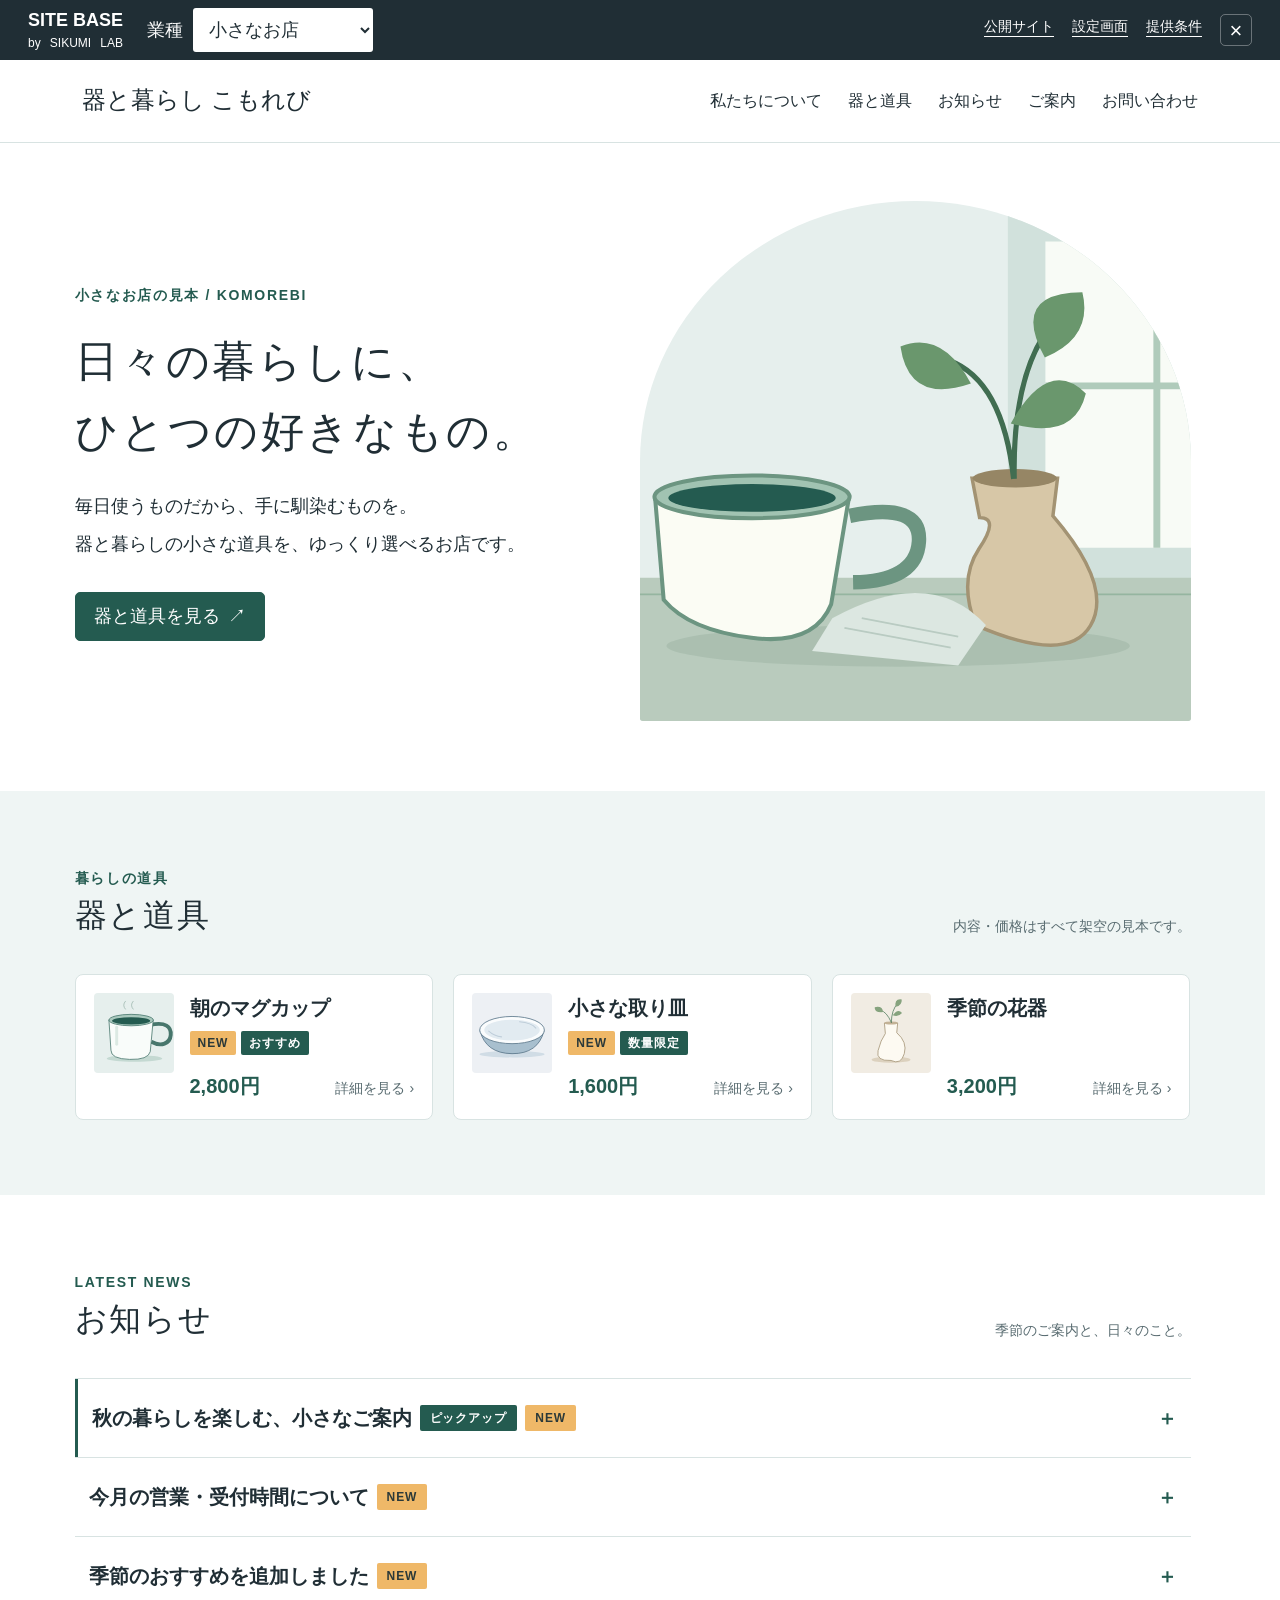
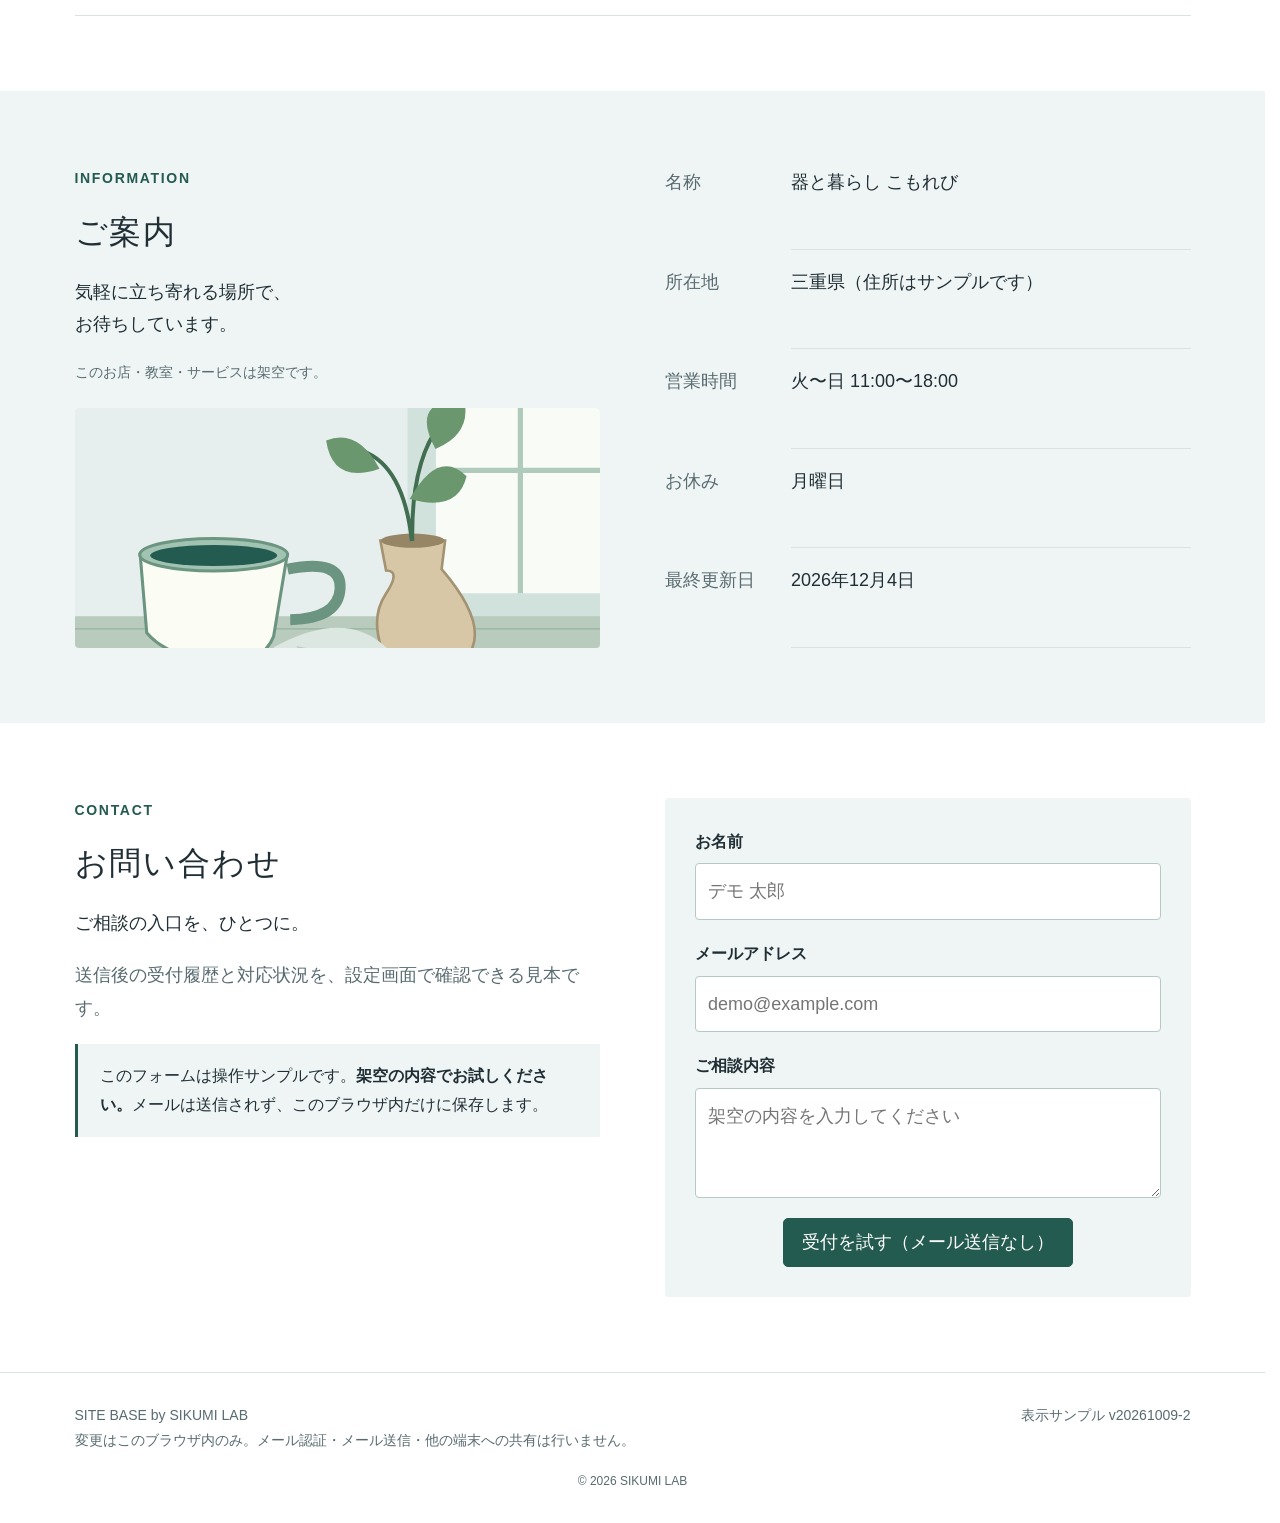
<file: public/index.html>
<!doctype html>
<!-- © 2026 SIKUMI LAB — SITE BASE -->
<html lang="ja"><head><meta charset="UTF-8"><meta name="viewport" content="width=device-width,initial-scale=1"><meta name="robots" content="noindex,nofollow"><meta name="theme-color" content="#245b50"><title>SITE BASE｜公開サイトの見本</title><link rel="stylesheet" href="./styles.css?v=20261009-2"><script type="module" src="./app.js?v=20261009-2"></script></head>
<body data-page="site"><a class="skip-link" href="#main">本文へ</a><div id="app"></div><div id="toast" role="status" aria-live="polite"></div><dialog id="dialog" aria-labelledby="dialog-title"></dialog></body></html>
</file>
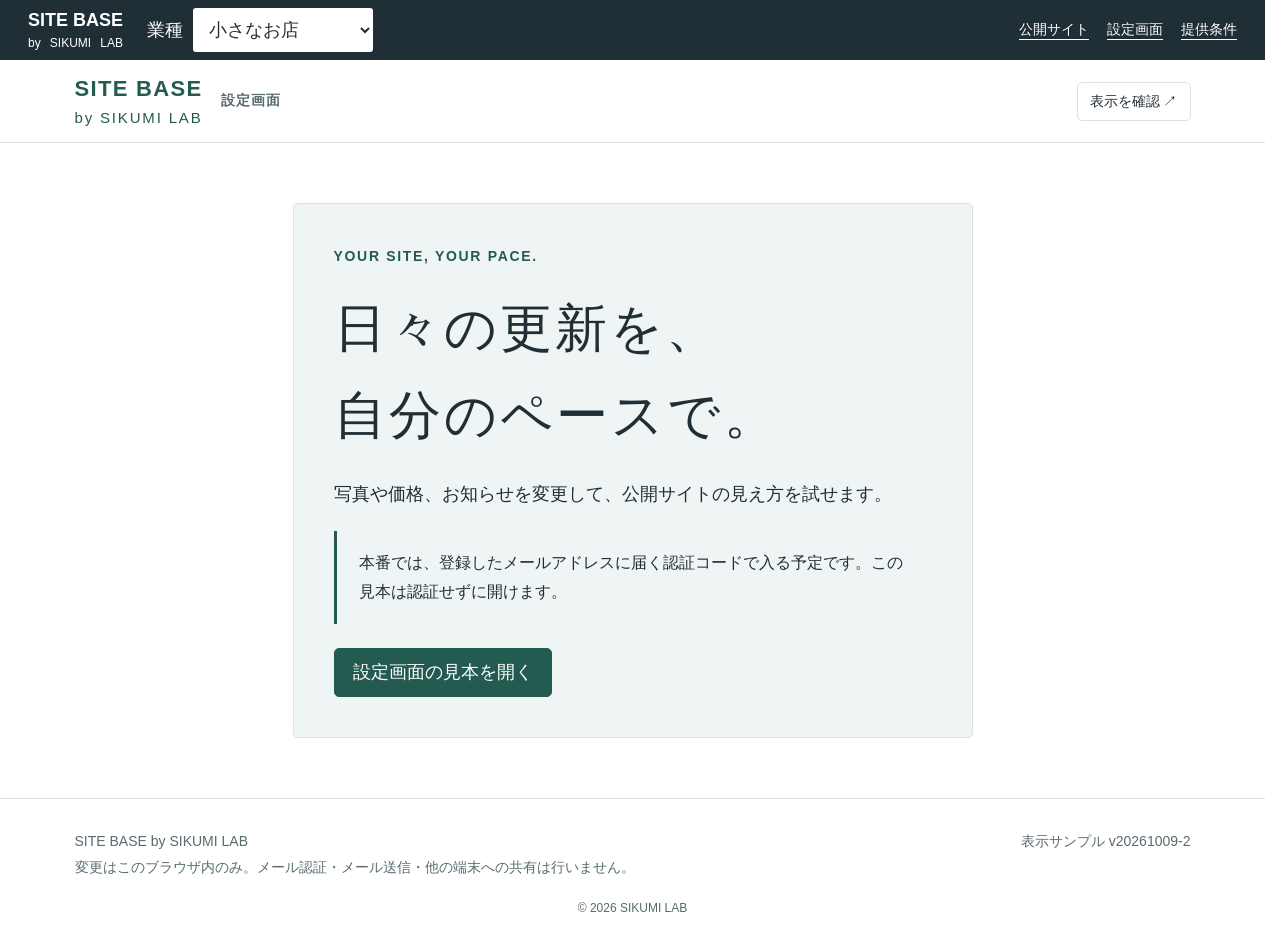
<file: public/admin.html>
<!doctype html>
<!-- © 2026 SIKUMI LAB — SITE BASE -->
<html lang="ja"><head><meta charset="UTF-8"><meta name="viewport" content="width=device-width,initial-scale=1"><meta name="robots" content="noindex,nofollow"><meta name="theme-color" content="#245b50"><title>SITE BASE｜設定画面の見本</title><link rel="stylesheet" href="./styles.css?v=20261009-2"><script type="module" src="./app.js?v=20261009-2"></script></head>
<body data-page="admin"><a class="skip-link" href="#main">本文へ</a><div id="app"></div><div id="toast" role="status" aria-live="polite"></div><dialog id="dialog" aria-labelledby="dialog-title"></dialog></body></html>
</file>
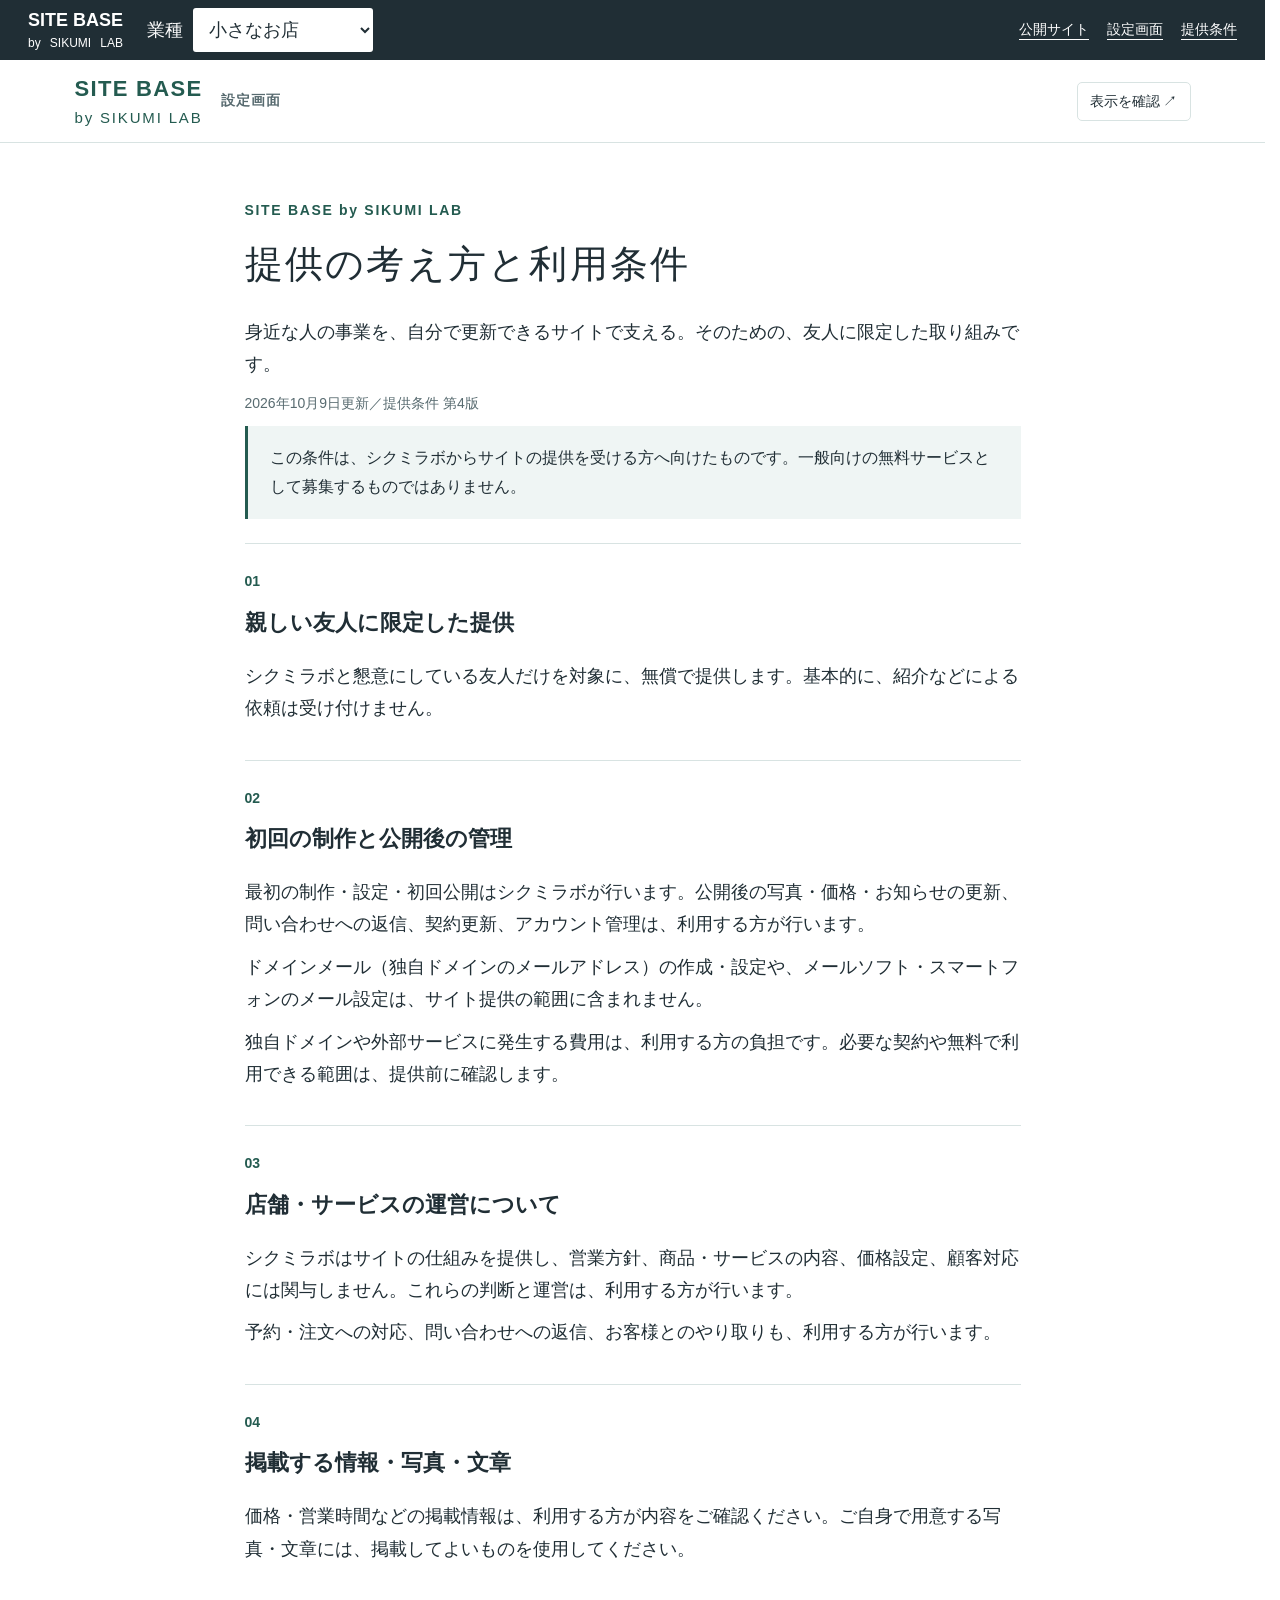
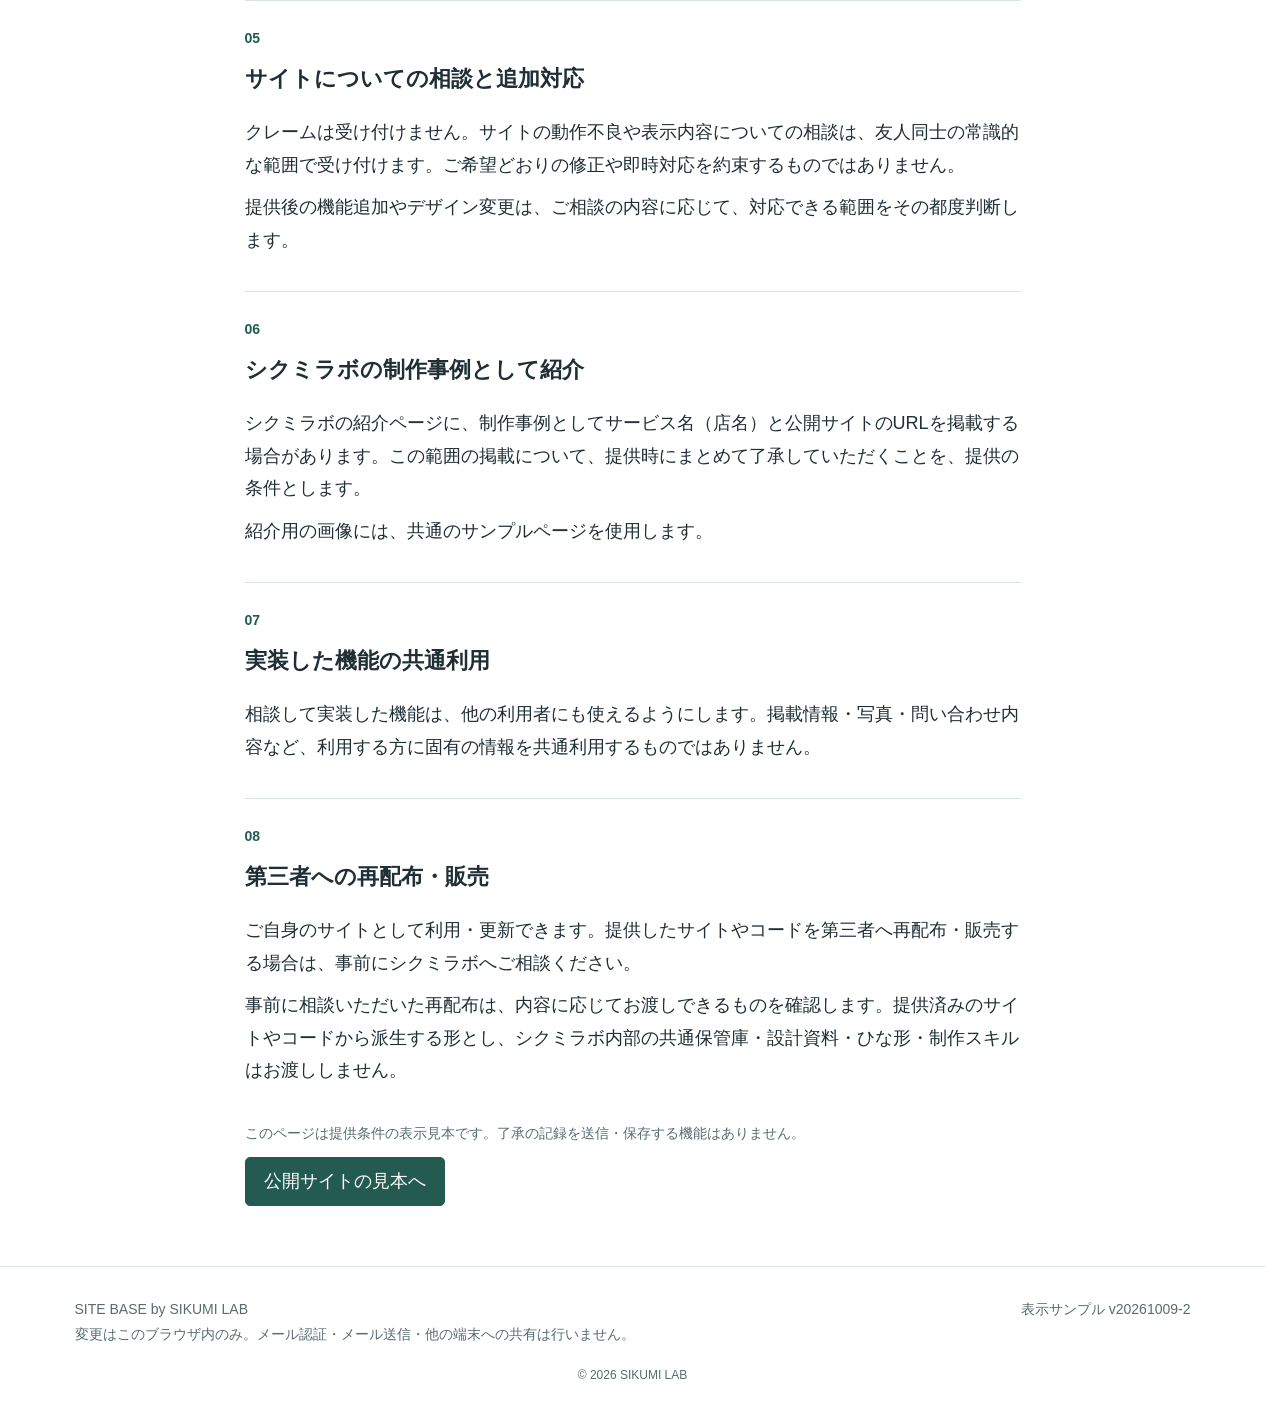
<file: public/terms.html>
<!doctype html>
<!-- © 2026 SIKUMI LAB — SITE BASE -->
<html lang="ja"><head><meta charset="UTF-8"><meta name="viewport" content="width=device-width,initial-scale=1"><meta name="robots" content="noindex,nofollow"><meta name="theme-color" content="#245b50"><title>SITE BASE｜提供条件の見本</title><link rel="stylesheet" href="./styles.css?v=20261009-2"><script type="module" src="./app.js?v=20261009-2"></script></head>
<body data-page="terms"><a class="skip-link" href="#main">本文へ</a><div id="app"></div><div id="toast" role="status" aria-live="polite"></div><dialog id="dialog" aria-labelledby="dialog-title"></dialog></body></html>
</file>
<file: public/styles.css>
/* © 2026 SIKUMI LAB — SITE BASE */
:root{--ink:#202e35;--muted:#586b70;--green:#245b50;--pale:#eff5f4;--line:#d8e3e2;--accent:#efb868;--paper:#fff;font-family:'Yu Gothic',Meiryo,sans-serif;color:var(--ink);font-size:18px;line-height:1.8}*{box-sizing:border-box}html{scroll-behavior:smooth;scroll-padding-top:150px}body{margin:0;background:var(--paper)}a{color:var(--green);text-underline-offset:5px}button,input,select,textarea{font:inherit}button,.button{border:1px solid var(--line);border-radius:5px;padding:10px 18px;background:white;color:var(--ink);cursor:pointer;text-decoration:none;display:inline-flex;align-items:center;justify-content:center;gap:8px;line-height:1.5}button:hover,.button:hover{border-color:var(--green);background:var(--pale)}button:disabled{opacity:.45;cursor:default}.primary{background:var(--green);color:white;border-color:var(--green)}.primary:hover{background:#163e35;color:white}.quiet{background:transparent}.danger{color:#9e3532}h1,h2,h3,p{margin:0 0 20px}h1,h2{font-family:'Yu Mincho','Hiragino Mincho ProN',serif;font-weight:500;letter-spacing:.06em}h1{font-size:clamp(34px,4.1vw,60px);line-height:1.65}h2{font-size:32px;line-height:1.5}h3{font-size:21px;line-height:1.6}img{display:block;width:100%;object-fit:cover;object-position:center}small,.small{font-size:14px}.muted{color:var(--muted)}.pre{white-space:pre-line}.wrap{max-width:1200px;padding:0 42px;margin:auto}.eyebrow{font-size:14px;font-weight:700;letter-spacing:.12em;color:var(--green);margin-bottom:16px}.demo-bar{display:flex;align-items:center;justify-content:space-between;gap:16px;padding:8px 28px;background:#202e35;color:#fff;font-size:14px}.demo-bar a{color:#fff}.demo-bar select{font-size:14px;padding:3px 8px;border:0;border-radius:3px;background:#fff;color:var(--ink);max-width:160px}.demo-bar .links{display:flex;gap:18px;flex-wrap:wrap}.site-header{position:fixed;inset:0 0 auto;z-index:20;background:#fffffffa;border-bottom:1px solid var(--line)}.header-main{display:flex;align-items:center;justify-content:space-between;min-height:82px;gap:18px}.brand{font-family:'Yu Mincho',serif;font-size:24px;color:var(--ink);text-decoration:none;line-height:1.4}.site-nav{display:flex;gap:26px;font-size:16px}.site-nav a{text-decoration:none;color:var(--ink)}.burger{display:none}.site-main{padding-top:128px}.hero{display:grid;grid-template-columns:1fr 1.05fr;gap:42px;align-items:center;padding-top:58px;padding-bottom:70px}.hero img{height:520px;border-radius:55% 55% 3px 3px}.hero p{line-height:2.1}.hero .button{margin-top:8px}.section{padding:75px 0;scroll-margin-top:25px}.section.pale{background:var(--pale)}.section-head{display:flex;align-items:end;justify-content:space-between;gap:24px;margin-bottom:35px}.section-head h2{margin-bottom:0}.section-head p{margin:0}.cards{display:grid;grid-template-columns:repeat(3,minmax(0,1fr));gap:24px;align-items:start}.item-card{min-width:0;padding:20px;background:var(--paper);border:1px solid var(--line);border-radius:8px;overflow-wrap:anywhere}.item-card h3{margin-top:0}.item-card>:last-child{margin-bottom:0}.item-card img{height:250px;border-radius:4px}.item-card .image-box{position:relative;margin-bottom:22px}.badge{font:700 12px/1.5 'Yu Gothic',sans-serif;display:inline-block;padding:4px 10px;background:var(--green);color:#fff;border-radius:2px;letter-spacing:.08em}.badge.new{background:var(--accent);color:#2b3939}.image-box .badges{position:absolute;left:14px;top:14px;display:flex;gap:8px}.price{font-size:20px;color:var(--green);font-weight:700}.news-list{display:grid;grid-template-columns:1fr 1fr;gap:24px}.news-card{display:grid;grid-template-columns:145px 1fr;gap:22px;border-top:1px solid var(--line);padding-top:24px;align-items:start}.news-card img{height:145px;border-radius:4px}.news-card h3{margin:10px 0}.news-card.featured{grid-column:1/-1;grid-template-columns:340px 1fr;padding:26px;background:#fff;border:1px solid var(--line);border-radius:4px}.news-card.featured img{height:240px}.news-card p{margin-bottom:0}.two-col{display:grid;grid-template-columns:1fr 1fr;gap:65px}.facts{display:grid;grid-template-columns:110px 1fr;gap:16px;margin:0}.facts dt{color:var(--muted)}.facts dd{margin:0;border-bottom:1px solid var(--line);padding-bottom:16px}.contact-form{background:var(--pale);padding:30px;border-radius:4px}.field{display:block;margin-bottom:20px}.field>span{display:block;margin-bottom:7px;font-size:16px;font-weight:700}input:not([type=checkbox]):not([type=radio]),textarea,select{display:block;width:100%;border:1px solid #b6c8c5;background:#fff;border-radius:4px;padding:11px 12px;color:var(--ink);min-width:0}textarea{resize:vertical;min-height:110px}input[type=checkbox],input[type=radio]{width:20px;height:20px;accent-color:var(--green);flex-shrink:0}.check{display:flex;align-items:start;gap:10px;margin:12px 0;font-size:16px}.check input{margin-top:5px}.site-footer{border-top:1px solid var(--line);padding:30px 0;color:var(--muted);font-size:14px}.footer-row{display:flex;justify-content:space-between;gap:20px;flex-wrap:wrap}.notice{padding:18px 22px;border-left:3px solid var(--green);background:var(--pale);margin-bottom:24px;font-size:16px}.admin-header{position:sticky;top:0;z-index:20;background:white;border-bottom:1px solid var(--line)}.admin-brand{font:700 22px/1.4 'Yu Gothic',sans-serif;letter-spacing:.06em}.admin-shell{display:grid;grid-template-columns:215px 1fr;max-width:1440px;margin:auto;min-height:75vh}.sidebar{padding:32px 20px;border-right:1px solid var(--line);background:#f7faf9}.sidebar button{display:block;width:100%;margin-bottom:8px;text-align:left;justify-content:start;border-color:transparent}.sidebar button.active{background:var(--green);color:white}.admin-main{padding:42px;min-width:0}.admin-main h1{font:600 32px/1.5 'Yu Gothic',sans-serif;letter-spacing:0}.actions{display:flex;gap:10px;flex-wrap:wrap;align-items:center}.admin-heading{display:flex;justify-content:space-between;gap:18px;align-items:start;margin-bottom:30px}.admin-heading p{margin:5px 0}.list-row{border-top:1px solid var(--line);padding:24px 0;display:grid;grid-template-columns:90px 1fr auto;gap:20px;align-items:center}.list-row img{height:86px;border-radius:4px}.list-row h3{margin:0 0 5px}.list-row p{margin:0;font-size:16px}.list-row .actions button{font-size:14px;padding:8px 10px}.state{display:inline-block;font-size:13px;line-height:1.5;padding:3px 9px;border:1px solid var(--line);background:var(--pale);border-radius:3px}.state.live{color:var(--green);background:#e5f3ea}.admin-panels{max-width:800px}.panel{padding:25px;background:#f7faf9;border:1px solid var(--line);border-radius:5px;margin:20px 0}.panel h3{margin-bottom:12px}.inquiry{border-top:1px solid var(--line);padding:24px 0}.inquiry>p{font-size:16px}.field-grid{display:grid;grid-template-columns:1fr 1fr;gap:20px}.field-grid .field{margin-bottom:0}.preview-photo{width:150px;height:112px;object-fit:cover;margin:10px 0}.editor-options{padding:18px;background:var(--pale);margin:20px 0}.editor-options h3{font-size:18px;margin-bottom:12px}dialog{width:min(760px,calc(100% - 30px));border:1px solid var(--line);border-radius:8px;padding:30px;max-height:90dvh;color:var(--ink)}dialog::backdrop{background:#132b3277}dialog h2{font:600 25px/1.6 'Yu Gothic',sans-serif;letter-spacing:0}.dialog-top{display:flex;justify-content:space-between;align-items:start;gap:15px}dialog .sticky-actions{position:sticky;bottom:-30px;background:#fffffff5;padding:18px 0 8px;border-top:1px solid var(--line)}.review-grid{display:grid;grid-template-columns:125px 1fr;gap:14px;margin-bottom:30px}.review-grid dt{color:var(--muted)}.review-grid dd{margin:0;overflow-wrap:anywhere;white-space:pre-line}.error{color:#a22d2d;font-size:16px}.entry{max-width:680px;margin:60px auto;padding:40px;background:var(--pale);border:1px solid var(--line);border-radius:5px}.terms{max-width:860px;padding-top:55px;padding-bottom:60px}.terms h1{font-size:38px}.terms article{border-top:1px solid var(--line);padding:25px 0}.terms p{margin-bottom:10px}.terms h2{font:600 22px/1.6 'Yu Gothic',sans-serif;letter-spacing:0}.term-number{color:var(--green);font-size:14px;font-weight:700}.skip-link{position:fixed;left:10px;top:-100px;z-index:60;background:white;padding:12px}.skip-link:focus{top:10px}:focus-visible{outline:3px solid #4b8f83;outline-offset:3px}[hidden]{display:none!important}#toast{position:fixed;bottom:25px;left:50%;transform:translateX(-50%);padding:13px 22px;background:#202e35;color:#fff;z-index:50;border-radius:4px;max-width:calc(100% - 30px);font-size:16px}#toast:empty{display:none}.clock-note{margin:0;font-size:14px;color:var(--muted)}
.demo-brand{display:flex;flex-direction:column;flex-shrink:0;line-height:1.4}.demo-brand strong{font-size:18px}.demo-brand .demo-byline{font-size:12px;margin-top:2px;width:100%;text-align-last:justify}
html{scrollbar-gutter:stable}.admin-brand{display:inline-flex;align-items:center;flex-wrap:wrap;gap:6px 18px;text-decoration:none}.admin-logo{display:flex;flex-direction:column;flex-shrink:0;line-height:1.4}.admin-logo-title{font-size:22px}.admin-logo-byline{font-size:15px;font-weight:500;letter-spacing:0;margin-top:2px;width:100%;text-align-last:left;white-space:nowrap}.admin-label{white-space:nowrap}.admin-header .header-main{gap:12px}.demo-bar .demo-hide{width:32px;min-width:32px;height:32px;padding:0;font-size:22px;border-color:#ffffff55;background:transparent;color:#fff;flex-shrink:0}.demo-bar .demo-hide:hover{background:#ffffff22}.demo-show{position:fixed;bottom:18px;left:16px;z-index:25;padding:8px 12px;background:#fffffff2;box-shadow:0 3px 12px #132b321a;font-size:12px}
@media(min-width:701px){.demo-bar{justify-content:flex-start;gap:24px}.demo-bar .links{margin-left:auto}.demo-bar>label{display:flex;align-items:center;gap:10px;font-size:18px;white-space:nowrap}.demo-bar select{font-size:18px;width:180px;max-width:180px;min-height:44px;padding:8px 12px}}
@media(max-width:1000px){.wrap{padding:0 26px}.hero{gap:28px}.hero img{height:430px}.site-nav{gap:15px;font-size:15px}.cards{grid-template-columns:repeat(2,minmax(0,1fr));gap:24px}.item-card img{height:210px}.admin-main{padding:30px 24px}.admin-shell{grid-template-columns:180px 1fr}.list-row{grid-template-columns:75px 1fr}.list-row .actions{grid-column:2}.two-col{gap:35px}}
@media(max-width:700px){html{scroll-padding-top:170px}.wrap{padding:0 22px}.demo-bar{padding:8px 16px;gap:8px;flex-wrap:wrap;line-height:1.5}.demo-bar .links{gap:12px}.demo-bar .sample-label{display:none}.header-main{min-height:74px}.brand{font-size:20px;max-width:75%}.burger{display:inline-flex;width:48px;height:48px;padding:9px;flex-direction:column;gap:5px}.burger span{height:2px;width:22px;background:var(--ink)}.site-nav{display:none;position:absolute;top:100%;left:0;right:0;padding:20px 24px;background:white;border-bottom:1px solid var(--line);box-shadow:0 8px 12px #132b3212;flex-direction:column;gap:18px;font-size:18px}.site-nav.open{display:flex}.site-main{padding-top:150px}.hero{grid-template-columns:1fr;padding-top:35px;padding-bottom:45px;gap:30px}.hero img{height:330px;max-width:450px;margin:auto}.hero h1{font-size:34px}.hero p{font-size:17px}.section{padding:45px 0}.section-head{display:block;margin-bottom:24px}.section-head p{margin-top:12px}.cards{grid-template-columns:1fr;gap:24px}.item-card img{height:260px}.item-card h3{margin-bottom:8px}.item-card p{margin-bottom:10px}.news-list{grid-template-columns:1fr}.news-card,.news-card.featured{grid-column:auto;grid-template-columns:90px 1fr;padding:20px 0;gap:16px;background:transparent;border-radius:0;border:0;border-top:1px solid var(--line)}.news-card img,.news-card.featured img{height:95px}.news-card h3{font-size:18px}.news-card p{font-size:16px;grid-column:1/-1}.two-col{grid-template-columns:1fr;gap:25px}.contact-form{padding:22px}.admin-shell{display:block}.sidebar{position:sticky;top:125px;z-index:10;display:flex;overflow-x:auto;padding:10px 12px;border-right:0;border-bottom:1px solid var(--line);gap:5px}.sidebar button{width:auto;white-space:nowrap;margin:0;font-size:15px;padding:10px}.admin-main{padding:30px 20px}.admin-main h1{font-size:27px}.admin-heading{display:block}.admin-heading .actions{margin-top:15px}.list-row{grid-template-columns:65px 1fr;gap:14px}.list-row img{height:65px}.list-row .actions{grid-column:1/-1}.list-row h3{font-size:18px}.field-grid{grid-template-columns:1fr;gap:18px}dialog{padding:22px}dialog .sticky-actions{bottom:-22px}.review-grid{grid-template-columns:100px 1fr;font-size:16px}.entry{margin:30px 20px;padding:25px}.terms{padding-top:35px}.terms h1{font-size:29px}.panel{padding:20px}.footer-row{gap:10px}}
:root{--header-height:128px}html{scroll-padding-top:calc(var(--header-height) + 20px)}.site-main{padding-top:var(--header-height)}.hero h1{font-size:clamp(34px,3.35vw,48px)}
@media(max-width:700px){.sidebar{top:var(--header-height)}.hero h1{font-size:32px}}
@media(prefers-reduced-motion:reduce){html{scroll-behavior:auto}}
.admin-header .header-main>.button{padding:8px 12px;white-space:nowrap}
.contact-form>button[type=submit]{display:flex;width:fit-content;max-width:100%;margin-inline:auto;min-height:48px;text-align:center;justify-content:center}
@media(max-width:700px){.contact-form>button[type=submit]{width:100%}}
.news-list{display:block}.news-card,.news-card.featured{display:block;padding:0;background:transparent;border:0;border-top:1px solid var(--line);border-radius:0}.news-card:last-child{border-bottom:1px solid var(--line)}.news-card h3,.news-card.featured h3{margin:0}.news-title{display:flex;justify-content:space-between;gap:20px;width:100%;padding:22px 14px;border:0;border-radius:0;background:transparent;font-size:20px;text-align:left;line-height:1.7;overflow-wrap:anywhere}.news-title-label{min-width:0}.news-title-label .badge{margin-left:10px;vertical-align:middle;white-space:nowrap}.news-open-icon{flex-shrink:0;color:var(--green)}.news-title[aria-expanded=true]{background:var(--pale)}.news-card.featured .news-title{border-left:3px solid var(--green)}
.news-detail{position:fixed;left:50vw;top:50dvh;transform:translate(-50%,-50%);z-index:40;width:min(480px,calc(100vw - 32px));max-height:calc(100dvh - 48px);display:flex;flex-direction:column;padding:24px;background:#fff;border:1px solid #7faaa0;border-radius:10px;box-shadow:0 12px 40px #132b3238;overflow:hidden}.news-detail-top{display:flex;gap:18px;align-items:start;flex-shrink:0;padding-bottom:18px;border-bottom:1px solid var(--line)}.news-detail h2{font:600 22px/1.6 'Yu Gothic',Meiryo,sans-serif;letter-spacing:0;margin:0;overflow-wrap:anywhere}.news-detail-close{font-size:16px;flex-shrink:0;padding:8px 12px;min-height:44px}.news-detail-content{overflow:auto;min-height:0;padding-top:18px;overscroll-behavior:contain}.news-detail-meta{display:flex;gap:10px;align-items:center;flex-wrap:wrap;font-size:14px;color:var(--muted);margin-bottom:16px}.news-detail-content img{height:220px;border-radius:4px;margin-bottom:20px}.news-detail-content p{margin:0;overflow-wrap:anywhere}
@media(max-width:700px){.news-title{font-size:18px;padding:20px 12px}.news-detail{inset:auto 0 0;transform:none;width:100%;max-height:min(75dvh,calc(100dvh - var(--header-height) - 12px));padding:22px 22px max(22px,env(safe-area-inset-bottom));border-radius:16px 16px 0 0;box-shadow:0 -8px 35px #132b3238}.news-detail h2{font-size:20px}.news-detail-content img{height:180px}}
#app{display:flex;flex-direction:column;min-height:100svh}.admin-shell{width:100%;min-width:0}.site-footer{margin-top:auto}.footer-copyright{padding-top:18px;text-align:center;font-size:12px;color:var(--muted)}
.access-photo{height:240px;margin-top:22px;border-radius:4px;object-fit:cover;object-position:center}.page-photo-grid{display:grid;grid-template-columns:repeat(2,minmax(0,1fr));gap:24px;max-width:900px}.page-photo-card{border:1px solid var(--line);border-radius:5px;padding:22px}.page-photo-preview{width:100%;height:220px;object-fit:cover;object-position:center;border-radius:4px;margin-bottom:20px}.photo-review{display:grid;grid-template-columns:1fr 1fr;gap:18px;margin-bottom:24px}.photo-review figure{margin:0;min-width:0}.photo-review figcaption{font-size:14px;margin-bottom:8px}.photo-review .page-photo-preview{height:160px;margin:0}@media(max-width:700px){.page-photo-grid{grid-template-columns:1fr}.page-photo-card{padding:20px}.photo-review{grid-template-columns:1fr}.access-photo{height:220px}}
.reorder-hint{font-size:16px;color:var(--muted);margin:24px 0 12px}.reorderable{position:relative;user-select:none;-webkit-user-select:none;-webkit-touch-callout:none;cursor:grab}.reorderable img{-webkit-user-drag:none}.reorderable .row-controls{cursor:default}.reorderable [data-move]{min-width:44px;min-height:44px}.reorderable.dragging{cursor:grabbing;background:var(--pale);outline:1px dashed var(--green);outline-offset:-5px}.reorderable.dragging>*{opacity:.15}.item-row[data-drop=above]{box-shadow:inset 0 3px var(--green)}.item-row[data-drop=below]{box-shadow:inset 0 -3px var(--green)}.item-row[data-drop]::after{content:"ここに移動";position:absolute;right:12px;z-index:2;font-size:14px;line-height:1.8;padding:0 8px;color:var(--green);background:#fff;border:1px dashed var(--green);border-radius:5px;pointer-events:none}.item-row[data-drop=above]::after{top:-12px}.item-row[data-drop=below]::after{bottom:-12px}.drag-preview{position:fixed;z-index:30;pointer-events:none;margin:0;background:#fff;border:1px solid var(--green);border-radius:8px;opacity:.94;box-shadow:0 12px 30px #25384c26;cursor:grabbing}.drag-preview .row-controls{visibility:hidden}

/* Shared item/news badges wrap within their display area. */
.image-box .badges{right:14px;flex-wrap:wrap;align-content:flex-start;gap:6px}
.news-title-label{display:flex;flex-wrap:wrap;align-items:center;gap:8px}
.news-title-label .badge{margin-left:0}
.badge-options{min-width:0;border:0;padding-top:14px}
.badge-options legend{font-size:18px;font-weight:700;padding:0 4px}
.badge-choices{display:grid;grid-template-columns:repeat(2,minmax(0,1fr));gap:0 12px}
.badge-choices .check{margin:8px 0}
.badge-options input[name="customBadge"]{max-width:320px}
.list-row .badge{margin:3px 3px 3px 0}

/* Photos are optional; each complete item has its own card. */
.item-card .item-badges{display:flex;flex-wrap:wrap;gap:6px;margin:-8px 0 18px}.item-card .item-badges:empty{display:none}.item-card h3{margin-bottom:18px}.list-row.no-photo{grid-template-columns:1fr auto}

@media(max-width:700px){.list-row.no-photo{grid-template-columns:1fr}.list-row.no-photo .actions{grid-column:1}}

.working-bar{position:sticky;top:var(--header-height,120px);z-index:15;padding:16px 20px;background:#f4f7ef;border:1px solid #b8c9b9;border-radius:5px;margin-bottom:28px;box-shadow:0 3px 12px #24352912}.working-bar p{margin:5px 0 12px}.working-bar .actions button{font-size:16px}.working-bar strong{font-size:18px}@media(max-width:700px){.working-bar{position:static;padding:15px}.working-bar .actions{display:grid;grid-template-columns:1fr}.working-bar .actions button{min-height:44px}}

.hero.no-photo{grid-template-columns:1fr}.hero.no-photo>div{max-width:760px}

/* © 2026 SIKUMI LAB — Grouped publication review. */
.review-summary{font-size:16px;margin:16px 0 24px}.review-group{border:1px solid var(--line);border-radius:6px;padding:20px;margin:0 0 24px;background:#fff;min-width:0}.review-group header{margin-bottom:16px}.review-group h3{font-size:20px;line-height:1.6;overflow-wrap:anywhere;margin:0 0 4px}.review-group header p{margin:0}.review-table{width:100%;table-layout:fixed;border-collapse:collapse;font-size:16px;margin-bottom:16px}.review-table .review-field{width:24%}.review-table th,.review-table td{padding:12px 10px;text-align:left;vertical-align:top;overflow-wrap:anywhere;white-space:pre-line;border-bottom:1px solid var(--line)}.review-table thead th{background:var(--pale);font-weight:600}.review-table tbody th{font-weight:500;color:var(--muted)}.review-group .photo-review{margin:20px 0 0}@media(max-width:700px){.review-group{padding:14px;margin-bottom:20px}.review-group h3{font-size:19px}.review-table th,.review-table td{padding:10px 6px}.review-table .review-field{width:26%}}

.dialog-top>button{white-space:nowrap;flex-shrink:0}

/* © 2026 SIKUMI LAB — Selected compact review (option 2). */
dialog.compact-review{padding:0;width:min(820px,calc(100vw - 24px));max-height:calc(100dvh - 24px);overflow:auto;overscroll-behavior:contain}
.compact-review .dialog-top{position:sticky;top:0;z-index:2;background:#fff;margin:0;padding:12px 14px;border-bottom:1px solid var(--line)}
.compact-review .dialog-top h2{font:600 22px/1.5 'Yu Gothic',Meiryo,sans-serif;margin:0;letter-spacing:0}
.compact-review>.small{font-size:14px;padding:10px 14px 0;margin:0}.compact-review .review-summary{padding:8px 14px;margin:0;font-size:14px}
.compact-review .review-groups{padding:0 14px}.compact-review .review-group{padding:10px 12px;margin-bottom:10px;border-radius:5px}
.compact-review .review-group header{display:flex;align-items:baseline;flex-wrap:wrap;gap:4px 12px;margin-bottom:6px}.compact-review .review-group h3{font-size:18px;line-height:1.5;margin:0}.compact-review .review-group header p{font-size:13px}
.compact-fields{margin:0;font-size:16px;line-height:1.6}.compact-fields>div{display:grid;grid-template-columns:76px minmax(0,1fr);gap:8px;padding:3px 0}.compact-fields dt{color:var(--muted)}.compact-fields dd{margin:0;white-space:pre-line;overflow-wrap:anywhere}.compact-fields strong{font-weight:600}.review-before,.review-arrow{color:var(--muted)}
.compact-review .photo-review{display:flex;justify-content:flex-end;gap:12px;margin:8px 0 0}.compact-review .photo-review figure{max-width:115px}.compact-review .photo-review figcaption{font-size:13px;margin:0}.compact-review .photo-review img{width:56px;height:56px;margin:0;border:1px solid var(--line)}.compact-review .photo-review p{font-size:13px;margin:0}
.compact-review .sticky-actions{position:sticky;bottom:0;z-index:2;background:#fff;border-top:1px solid var(--line);padding:10px 14px;margin:0}.compact-review button{min-height:44px;font-size:16px;padding:8px 12px}
.exit-confirm{width:min(560px,calc(100vw - 24px));padding:20px;border:1px solid var(--line);border-radius:8px;max-height:calc(100dvh - 24px)}.exit-confirm::backdrop{background:#142e3866}.exit-confirm h2{font:600 22px/1.5 'Yu Gothic',Meiryo,sans-serif;letter-spacing:0}.exit-confirm p{font-size:16px}.exit-confirm button{min-height:44px;font-size:16px}
@media(max-width:700px){.compact-review .review-groups{padding:0 10px}.compact-review .review-group{padding:8px 10px}.compact-fields>div{grid-template-columns:58px minmax(0,1fr);gap:6px}.compact-review .photo-review img{width:48px;height:48px}.compact-review .dialog-top h2{font-size:20px}.exit-confirm{padding:16px}.exit-confirm .actions{display:flex;flex-direction:column;align-items:stretch}}

/* © 2026 SIKUMI LAB — Shared fixed header/content/footer dialog. */
dialog.framed-dialog{position:fixed;top:calc(var(--modal-viewport-top,0px) + 12px);bottom:auto;left:0;right:0;margin:0 auto;width:min(800px,calc(100vw - 24px));height:min(900px,calc(var(--modal-viewport-height,100dvh) - 24px));max-height:calc(var(--modal-viewport-height,100dvh) - 24px);padding:0;overflow:hidden}
.framed-dialog[open]{display:flex;flex-direction:column}.framed-dialog .dialog-top{flex:none;position:static;padding:12px 16px;margin:0;border-bottom:1px solid var(--line);align-items:center;gap:10px}.framed-dialog .dialog-top h2{font:600 22px/1.4 'Yu Gothic',Meiryo,sans-serif;margin:0}.framed-dialog .dialog-top>button{min-height:44px;font-size:16px;padding:8px 12px}
.framed-dialog>form{display:flex;flex:1;min-height:0;flex-direction:column;margin:0}.framed-dialog .dialog-scroll{flex:1;min-height:0;overflow:auto;overscroll-behavior:contain;padding:14px 16px;scroll-padding-block:12px}.framed-dialog .dialog-footer,.framed-dialog.compact-review .sticky-actions{flex:none;position:static;background:#fff;margin:0;padding:10px 16px max(10px,env(safe-area-inset-bottom));border-top:1px solid var(--line);gap:8px;display:flex;flex-wrap:wrap}.framed-dialog .dialog-footer button{min-height:44px;padding:8px 12px;font-size:16px}
.framed-dialog .field{margin-bottom:12px;gap:4px;font-size:16px}.framed-dialog .field input,.framed-dialog .field textarea,.framed-dialog .field select{min-height:44px;padding:8px 10px;font-size:16px}.framed-dialog textarea{min-height:100px}.framed-dialog .field-grid{gap:12px;margin-bottom:12px}.framed-dialog .editor-options{padding:12px;margin:12px 0}.framed-dialog .editor-options h3{margin:0 0 8px;font-size:18px}.framed-dialog .badge-options{padding:10px 12px}.framed-dialog .check{font-size:16px;margin:6px 0;min-height:36px}.framed-dialog .small{font-size:14px;line-height:1.6;margin-bottom:10px}.framed-dialog .preview-photo{width:96px;height:72px;margin:6px 0}.framed-dialog .page-photo-preview{height:150px;margin:0 0 12px}.framed-dialog p{margin-bottom:12px}.framed-dialog .error:empty{display:none}
.framed-dialog.compact-review .review-groups{padding:0}.framed-dialog.compact-review .review-summary{padding:0;margin:0 0 10px}.framed-dialog.compact-review .dialog-scroll>.small{padding:0;margin:0 0 10px}.framed-dialog.compact-review .photo-review img{height:56px}
@media(max-width:700px){.framed-dialog .dialog-top{padding:8px 12px}.framed-dialog .dialog-top h2{font-size:20px}.framed-dialog .dialog-scroll{padding:12px}.framed-dialog .dialog-footer,.framed-dialog.compact-review .sticky-actions{padding:8px 12px max(8px,env(safe-area-inset-bottom));display:grid;grid-template-columns:repeat(2,minmax(0,1fr));gap:6px}.framed-dialog .dialog-footer button{font-size:15px;padding:8px}.framed-dialog #editor-form .dialog-footer .primary{grid-column:1/-1}.framed-dialog .field-grid{grid-template-columns:1fr}.framed-dialog .editor-options{padding:10px}.framed-dialog.compact-review .photo-review img{height:48px}}

/* © 2026 SIKUMI LAB — Compact item list, selected layout 1. */
.cards{gap:20px;align-items:stretch;grid-auto-rows:1fr}.item-card{position:relative;display:grid;grid-template-columns:minmax(0,1fr);gap:16px;min-height:146px;padding:18px;align-items:start}.item-card.has-photo{grid-template-columns:80px minmax(0,1fr)}.item-card .image-box{margin:0}.item-card img{height:80px}.item-copy{display:flex;flex-direction:column;min-width:0;align-self:stretch}.item-card h3{font-size:20px;line-height:1.5;margin:0}.item-card .item-badges{gap:5px;margin:8px 0 12px}.item-card .badge{padding:3px 8px}.item-bottom{display:flex;flex-wrap:wrap;align-items:baseline;justify-content:space-between;gap:4px 8px;margin-top:auto}.item-card .price{font-size:20px;line-height:1.5;margin:0}.item-card .item-open{position:static;padding:0;border:0;border-radius:0;font-size:14px;line-height:1.5;color:var(--muted);background:transparent;margin-left:auto;gap:4px;white-space:nowrap}.item-open::after{content:'';position:absolute;inset:0;border-radius:8px}.item-card:has(.item-open:hover){border-color:#83a59c}.item-card:focus-within{outline:3px solid #4b8f83;outline-offset:3px}.item-card .item-open:focus-visible{outline:none}
dialog.item-detail{position:fixed;inset:0;margin:auto;width:min(600px,calc(100vw - 32px));max-height:calc(100dvh - 48px);padding:0;border:1px solid #b9ceca;border-radius:12px;overflow:hidden;box-shadow:0 18px 64px #1428252e}.item-detail[open]{display:flex;flex-direction:column}.item-detail::backdrop{background:#14282552}.item-detail-top{display:flex;align-items:center;justify-content:space-between;gap:20px;padding:20px 24px;border-bottom:1px solid var(--line);flex-shrink:0}.item-detail h2{font:600 23px/1.4 'Yu Gothic',Meiryo,sans-serif;letter-spacing:0;margin:0;min-width:0;overflow-wrap:anywhere}.item-detail-close{min-height:44px;flex-shrink:0;padding:8px 12px;font-size:16px}.item-detail-content{overflow:auto;min-height:0;overscroll-behavior:contain;padding:24px;overflow-wrap:anywhere}.item-detail-photo{height:270px;object-fit:contain;object-position:center;background:var(--pale);border-radius:6px;margin:0 0 20px}.item-detail-badges{display:flex;flex-wrap:wrap;gap:6px;margin-bottom:16px}.item-detail-badges:empty{display:none}.item-detail-description{margin:0 0 20px}.item-detail-content .price{font-size:23px;line-height:1.5;margin:0}
@media(min-width:701px) and (max-width:1099px){.cards{grid-template-columns:repeat(2,minmax(0,1fr))}}
@media(max-width:700px){.cards{gap:12px;grid-auto-rows:auto;align-items:start}.item-card{min-height:0;padding:16px;gap:12px}.item-card.has-photo{grid-template-columns:72px minmax(0,1fr)}.item-card img{height:72px}.item-card .item-badges{margin:6px 0 0}.item-bottom{margin-top:8px}dialog.item-detail{inset:auto 0 0;margin:0;width:100%;max-width:none;max-height:80dvh;border-radius:16px 16px 0 0;border-bottom:0;box-shadow:0 -8px 36px #1428252e}.item-detail-top{padding:16px 20px}.item-detail h2{font-size:22px}.item-detail-content{padding:20px 22px max(22px,env(safe-area-inset-bottom))}.item-detail-photo{height:220px}}
@media(max-width:350px){.item-card.has-photo{grid-template-columns:64px minmax(0,1fr)}.item-card img{height:64px}}
</file>
